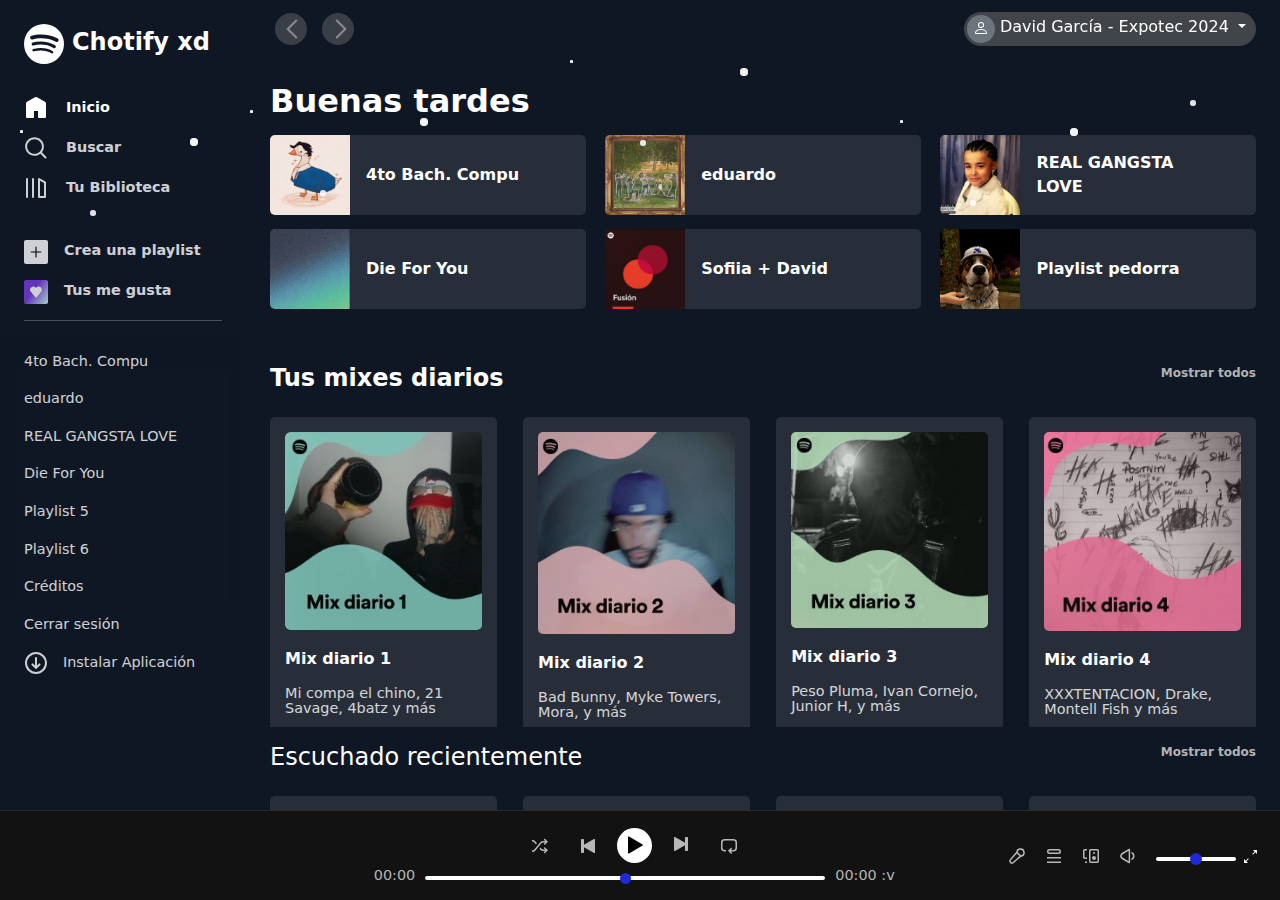
<file: index.html>
<!DOCTYPE html>
<html lang="en">

<head>

  <meta charset="UTF-8">
  <meta name="viewport" content="width=device-width">
  <title>Academia Royal - Grupo: 5 - Expotec 2024</title>
  <link rel="stylesheet" href="https://cdn.jsdelivr.net/npm/bootstrap@5.2.0-beta1/dist/css/bootstrap.min.css"
    crossorigin="anonymous">
  <link rel="stylesheet" href="./style.css">
  <link rel="icon" href="./assets/logoroyal.png">
  <script src="./dropdown.js" defer></script>

</head>


<body>

  <div class="box-of-stars1">
    <div class="stars stars-position1"></div>
    <div class="stars stars-position2"></div>
    <div class="stars stars-position3"></div>
    <div class="stars stars-position4"></div>
    <div class="stars stars-position5"></div>
    <div class="stars stars-position6"></div>
    <div class="stars stars-position7"></div>
  </div>
  <div class="box-of-stars2">
    <div class="star star-position1"></div>
    <div class="star star-position2"></div>
    <div class="star star-position3"></div>
    <div class="star star-position4"></div>
    <div class="star star-position5"></div>
    <div class="star star-position6"></div>
    <div class="star star-position7"></div>
  </div>
  <div class="box-of-stars3">
    <div class="stars stars-position1"></div>
    <div class="stars stars-position2"></div>
    <div class="stars stars-position3"></div>
    <div class="stars stars-position4"></div>
    <div class="stars stars-position5"></div>
    <div class="stars stars-position6"></div>
    <div class="stars stars-position7"></div>
  </div>
  <div class="box-of-stars4">
    <div class="stars stars-position1"></div>
    <div class="stars stars-position2"></div>
    <div class="stars stars-position3"></div>
    <div class="stars stars-position4"></div>
    <div class="stars stars-position5"></div>
    <div class="stars stars-position6"></div>
    <div class="stars stars-position7"></div>
  </div>

  <style>
    a {
      color: inherit;
      text-decoration: none;
  }
</style>

  <div id="app" class="d-flex flex-column">

    <div id="principal" class="d-flex">


      <nav id="latNav" class="w-100 pt-4 d-flex flex-column">


        <a href="#" class="d-flex px-4">
          <svg xmlns="http://www.w3.org/2000/svg" width="40" height="40" fill="currentColor" class="bi bi-spotify"
            viewBox="0 0 16 16">
            <path
              d="M8 0a8 8 0 1 0 0 16A8 8 0 0 0 8 0zm3.669 11.538a.498.498 0 0 1-.686.165c-1.879-1.147-4.243-1.407-7.028-.77a.499.499 0 0 1-.222-.973c3.048-.696 5.662-.397 7.77.892a.5.5 0 0 1 .166.686zm.979-2.178a.624.624 0 0 1-.858.205c-2.15-1.321-5.428-1.704-7.972-.932a.625.625 0 0 1-.362-1.194c2.905-.881 6.517-.454 8.986 1.063a.624.624 0 0 1 .206.858zm.084-2.268C10.154 5.56 5.9 5.419 3.438 6.166a.748.748 0 1 1-.434-1.432c2.825-.857 7.523-.692 10.492 1.07a.747.747 0 1 1-.764 1.288z" />
          </svg>
          <span class="fw-semibold ms-2" style="font-size: 1.5em;"> Chotify xd</span>
        </a>


        <ul class="nav flex-column px-2 my-4">
          <li class="nav-item">
            <a href="/" class="nav-link ativo"><svg role="img" height="24" width="24" viewBox="0 0 24 24">
                <path
                  d="M13.5 1.515a3 3 0 00-3 0L3 5.845a2 2 0 00-1 1.732V21a1 1 0 001 1h6a1 1 0 001-1v-6h4v6a1 1 0 001 1h6a1 1 0 001-1V7.577a2 2 0 00-1-1.732l-7.5-4.33z">
                </path>
              </svg> Inicio</a>
          </li>
          <li class="nav-item">
            <a href="search.html" class="nav-link"><svg role="img" height="24" width="24" viewBox="0 0 24 24">
                <path
                  d="M10.533 1.279c-5.18 0-9.407 4.14-9.407 9.279s4.226 9.279 9.407 9.279c2.234 0 4.29-.77 5.907-2.058l4.353 4.353a1 1 0 101.414-1.414l-4.344-4.344a9.157 9.157 0 002.077-5.816c0-5.14-4.226-9.28-9.407-9.28zm-7.407 9.279c0-4.006 3.302-7.28 7.407-7.28s7.407 3.274 7.407 7.28-3.302 7.279-7.407 7.279-7.407-3.273-7.407-7.28z">
                </path>
              </svg> Buscar</a>
          </li>
          <li class="nav-item">
            <a href="#" class="nav-link"><svg role="img" height="24" width="24" viewBox="0 0 24 24">
                <path
                  d="M14.5 2.134a1 1 0 011 0l6 3.464a1 1 0 01.5.866V21a1 1 0 01-1 1h-6a1 1 0 01-1-1V3a1 1 0 01.5-.866zM16 4.732V20h4V7.041l-4-2.309zM3 22a1 1 0 01-1-1V3a1 1 0 012 0v18a1 1 0 01-1 1zm6 0a1 1 0 01-1-1V3a1 1 0 012 0v18a1 1 0 01-1 1z">
                </path>
              </svg> Tu Biblioteca</a>
          </li>
        </ul>

        <div id="underList">
          <button>
            <div class="plus_bttn">
              <svg role="img" height="12" width="12" aria-hidden="true" viewBox="0 0 16 16">
                <path
                  d="M15.25 8a.75.75 0 01-.75.75H8.75v5.75a.75.75 0 01-1.5 0V8.75H1.5a.75.75 0 010-1.5h5.75V1.5a.75.75 0 011.5 0v5.75h5.75a.75.75 0 01.75.75z">
                </path>
              </svg>
            </div>
            Crea una playlist
          </button>

          <button>
            <div class="heart_bttn">
              <svg role="img" height="12" width="12" aria-hidden="true" viewBox="0 0 16 16">
                <path
                  d="M15.724 4.22A4.313 4.313 0 0012.192.814a4.269 4.269 0 00-3.622 1.13.837.837 0 01-1.14 0 4.272 4.272 0 00-6.21 5.855l5.916 7.05a1.128 1.128 0 001.727 0l5.916-7.05a4.228 4.228 0 00.945-3.577z">
                </path>
              </svg>
            </div>
            Tus me gusta
          </button>
        </div>

        <hr class="mx-4 mb-0 mt-2">

        <ul id="playlistSidebar" class="nav px-2">
          <li class="nav-item"><a href="https://open.spotify.com/playlist/2My78PmSfCmNYhbQqAvCkq" class="nav-link"><br>4to Bach. Compu</a></li>

          <li class="nav-item"><a href="https://open.spotify.com/intl-es/album/6ylPT54V3iwJY2trdxTzTX?si=rsopz7JdS7SEhgDjp4t3Og" class="nav-link">eduardo</a></li>

          <li class="nav-item"><a href="https://open.spotify.com/intl-es/track/1pymWRCuZfCd0zdiBJo0Hj" class="nav-link">REAL GANGSTA LOVE</a></li>

          <li class="nav-item"><a href="https://open.spotify.com/playlist/" class="nav-link">Die For You</a></li>

          <li class="nav-item"><a href="https://open.spotify.com/playlist/" class="nav-link">Playlist 5</a></li>

          <li class="nav-item"><a href="https://open.spotify.com/playlist/" class="nav-link">Playlist 6</a></li>

          <li class="nav-item"><a href="creditos.html" class="nav-link">Créditos</a></li>
        </ul>

        <a href="login.html" id="installApp" class="d-block px-4 py-2">
          Cerrar sesión
        </a>
        <a href="https://www.spotify.com/es/download/windows/" id="installApp" class="d-block px-4 py-2">
          <svg role="img" height="24" width="24" viewBox="0 0 24 24">
            <path
              d="M12 3a9 9 0 100 18 9 9 0 000-18zM1 12C1 5.925 5.925 1 12 1s11 4.925 11 11-4.925 11-11 11S1 18.075 1 12z">
            </path>
            <path
              d="M12 6.05a1 1 0 011 1v7.486l1.793-1.793a1 1 0 111.414 1.414L12 18.364l-4.207-4.207a1 1 0 111.414-1.414L11 14.536V7.05a1 1 0 011-1z">
            </path>
          </svg>Instalar Aplicación
        </a>
       
      </nav>

      <div id="feed" class="w-100">

  
        <nav id="topNav" class="d-flex justify-content-between align-items-center px-4 py-2">


          <div id="arrowMenu">
            <button><svg role="img" height="24" width="24" class="Svg-ytk21e-0 gFcOie IYDlXmBmmUKHveMzIPCF"
                viewBox="0 0 24 24">
                <path
                  d="M15.957 2.793a1 1 0 010 1.414L8.164 12l7.793 7.793a1 1 0 11-1.414 1.414L5.336 12l9.207-9.207a1 1 0 011.414 0z">
                </path>
              </svg></button>
            <button><svg role="img" height="24" width="24" class="Svg-ytk21e-0 gFcOie IYDlXmBmmUKHveMzIPCF"
                viewBox="0 0 24 24">
                <path
                  d="M8.043 2.793a1 1 0 000 1.414L15.836 12l-7.793 7.793a1 1 0 101.414 1.414L18.664 12 9.457 2.793a1 1 0 00-1.414 0z">
                </path>
              </svg></button>
          </div>

          <div id="btnTopNav" class="d-flex">

            <div class="dropdown ms-3" id="user_bttn">
              <button class="btn btn-secondary dropdown-toggle" type="button" id="dropdownMenuButton1"
                data-bs-toggle="dropdown" aria-expanded="false">
                <div class="imgUsuario bg-secondary">
                  <svg xmlns="http://www.w3.org/2000/svg" width="16" height="16" fill="currentColor"
                    viewBox="0 0 16 16">
                    <path
                      d="M8 8a3 3 0 1 0 0-6 3 3 0 0 0 0 6zm2-3a2 2 0 1 1-4 0 2 2 0 0 1 4 0zm4 8c0 1-1 1-1 1H3s-1 0-1-1 1-4 6-4 6 3 6 4zm-1-.004c-.001-.246-.154-.986-.832-1.664C11.516 10.68 10.289 10 8 10c-2.29 0-3.516.68-4.168 1.332-.678.678-.83 1.418-.832 1.664h10z" />
                  </svg>
                </div>
                David García - Expotec 2024              
              </button>
              <div class="dropdownMenuButton1-dropContent">
                <a href="./login.html">Cerrar Sesión</a>
              </div>
             
            </div>
          </div>
        </nav>


        <main id="main" class="p-4">

          
          <section id="feedHeader">

            <h2 class="fw-bold" id="greeting">Buenos días</h2>

            <ul id="playlistsRecentes" class="mb-5">
              <li>
                <img src="./assets/1.jpg" :alt="playlist.nome">
                <span class="fw-semibold ms-3 me-auto"><a href="https://open.spotify.com/playlist/2My78PmSfCmNYhbQqAvCkq">4to Bach. Compu</a></span>
                <button type="button" class="btn me-3"><svg role="img" height="24" width="24" viewBox="0 0 24 24">
                    <path
                      d="M7.05 3.606l13.49 7.788a.7.7 0 010 1.212L7.05 20.394A.7.7 0 016 19.788V4.212a.7.7 0 011.05-.606z">
                    </path>
                  </svg></button>
              </li>

              <li>
                <img src="./assets/2.jpg" :alt="playlist.nome">
                <span class="fw-semibold ms-3 me-auto"><a href="https://open.spotify.com/intl-es/album/6ylPT54V3iwJY2trdxTzTX?si=rsopz7JdS7SEhgDjp4t3Og">eduardo</a></span>
                <button type="button" class="btn me-3"><svg role="img" height="24" width="24" viewBox="0 0 24 24">
                    <path
                      d="M7.05 3.606l13.49 7.788a.7.7 0 010 1.212L7.05 20.394A.7.7 0 016 19.788V4.212a.7.7 0 011.05-.606z">
                    </path>
                  </svg></button>
              </li>

              <li>
                <img src="./assets/trueno.png" :alt="playlist.nome">
                <span class="fw-semibold ms-3 me-auto"><a href="https://open.spotify.com/intl-es/track/1pymWRCuZfCd0zdiBJo0Hj">REAL GANGSTA LOVE</a></span>
                <button type="button" class="btn me-3"><svg role="img" height="24" width="24" viewBox="0 0 24 24">
                    <path
                      d="M7.05 3.606l13.49 7.788a.7.7 0 010 1.212L7.05 20.394A.7.7 0 016 19.788V4.212a.7.7 0 011.05-.606z">
                    </path>
                  </svg></button>
              </li>

              <li>
                <img src="./assets/joji.png" :alt="playlist.nome">
                <span class="fw-semibold ms-3 me-auto"><a href="https://open.spotify.com/intl-es/album/2hEnymoejldpuxSdTnkard">Die For You</a></span>
                <button type="button" class="btn me-3"><svg role="img" height="24" width="24" viewBox="0 0 24 24">
                    <path
                      d="M7.05 3.606l13.49 7.788a.7.7 0 010 1.212L7.05 20.394A.7.7 0 016 19.788V4.212a.7.7 0 011.05-.606z">
                    </path>
                  </svg></button>
              </li>

              <li>
                <img src="./assets/fusion.png" :alt="playlist.nome">
                <span class="fw-semibold ms-3 me-auto">Sofiia + David</span>
                <button type="button" class="btn me-3"><svg role="img" height="24" width="24" viewBox="0 0 24 24">
                    <path
                      d="M7.05 3.606l13.49 7.788a.7.7 0 010 1.212L7.05 20.394A.7.7 0 016 19.788V4.212a.7.7 0 011.05-.606z">
                    </path>
                  </svg></button>
              </li>
              

              <li>
                <img src="./assets/siw.png" :alt="playlist.nome">
                <span class="fw-semibold ms-3 me-auto">Playlist pedorra</span>
                <button type="button" class="btn me-3"><svg role="img" height="24" width="24" viewBox="0 0 24 24">
                    <path
                      d="M7.05 3.606l13.49 7.788a.7.7 0 010 1.212L7.05 20.394A.7.7 0 016 19.788V4.212a.7.7 0 011.05-.606z">
                    </path>
                  </svg></button>
                
              </li>
              
            </ul>
          </section>

          <section class="feedPlaylist">
            <h4 class="mb-3"><a href="#"><b>Tus mixes diarios</b></a></h4>
          <a class="see-all" href="#">Mostrar todos</a>
            <br>
            <br>
            <ul class="playlists">
              <li>
                <img src="./assets/7.jpg">
                <button type="button" class="btn me-3"><svg role="img" height="24" width="24" viewBox="0 0 24 24">
                    <path
                      d="M7.05 3.606l13.49 7.788a.7.7 0 010 1.212L7.05 20.394A.7.7 0 016 19.788V4.212a.7.7 0 011.05-.606z">
                    </path>
                  </svg></button>
                <span>Mix diario 1
                </span>
                <p><br><a href="https://open.spotify.com/intl-es/artist/2DdimmphdLA00UsduU3SX4"> Mi compa el chino</a>,<a href="https://open.spotify.com/intl-es/artist/1URnnhqYAYcrqrcwql10ft"> 21 Savage</a>,<a href="https://open.spotify.com/intl-es/artist/5fi7lIgJGH3RgUpJYcffQ7"> 4batz</a> y más</p>
              </li>

              <li>
                <img src="./assets/8.png">
                <button type="button" class="btn me-3"><svg role="img" height="24" width="24" viewBox="0 0 24 24">
                    <path
                      d="M7.05 3.606l13.49 7.788a.7.7 0 010 1.212L7.05 20.394A.7.7 0 016 19.788V4.212a.7.7 0 011.05-.606z">
                    </path>
                  </svg></button>
                <span>Mix diario 2</span>
                <p><br><a href="https://open.spotify.com/intl-es/artist/4q3ewBCX7sLwd24euuV69X">Bad Bunny</a>,<a href="https://open.spotify.com/intl-es/artist/7iK8PXO48WeuP03g8YR51W"> Myke Towers</a>,<a href="https://open.spotify.com/intl-es/artist/0Q8NcsJwoCbZOHHW63su5S"> Mora</a>, y más</p>
              </li>

              <li>
                <img src="./assets/9.png">
                <button type="button" class="btn me-3"><svg role="img" height="24" width="24" viewBox="0 0 24 24">
                    <path
                      d="M7.05 3.606l13.49 7.788a.7.7 0 010 1.212L7.05 20.394A.7.7 0 016 19.788V4.212a.7.7 0 011.05-.606z">
                    </path>
                  </svg></button>
                <span>Mix diario 3</span>
                <p><br><a href="https://open.spotify.com/intl-es/artist/12GqGscKJx3aE4t07u7eVZ?si=0fe8fc10a133464d">Peso Pluma</a>,<a href="https://open.spotify.com/intl-es/artist/6PH3FLQAxtqYy46Zv08bpV?si=203828b50ace4849"> Ivan Cornejo</a>,<a href="https://open.spotify.com/intl-es/artist/7Gi6gjaWy3DxyilpF1a8Is?si=02c2607f9c38496b"> Junior H</a>, y más</p>
              </li>

              <li>
                <img src="./assets/10.png">
                <button type="button" class="btn me-3"><svg role="img" height="24" width="24" viewBox="0 0 24 24">
                    <path
                      d="M7.05 3.606l13.49 7.788a.7.7 0 010 1.212L7.05 20.394A.7.7 0 016 19.788V4.212a.7.7 0 011.05-.606z">
                    </path>
                  </svg></button>
                <span>Mix diario 4</span>
                <p><br><a href="https://open.spotify.com/intl-es/artist/15UsOTVnJzReFVN1VCnxy4?si=9600250db09e4e9a">XXXTENTACION</a>,<a href=""> Drake</a>,<a href=""> Montell Fish</a> y más</p>
              </li>

              <li>
                <img src="./assets/11.png">
                <button type="button" class="btn me-3"><svg role="img" height="24" width="24" viewBox="0 0 24 24">
                    <path
                      d="M7.05 3.606l13.49 7.788a.7.7 0 010 1.212L7.05 20.394A.7.7 0 016 19.788V4.212a.7.7 0 011.05-.606z">
                    </path>
                  </svg></button>
                <span>Mix diario 5</span>
                <p><br><a href="https://open.spotify.com/intl-es/artist/0FpJe752weMmwiyJyF8zXq">Sebastian Romero</a>,<a href="https://open.spotify.com/intl-es/artist/4yxXxMpC0bNGbc1LePew2t"> Pau Laggies</a>,<a href="https://open.spotify.com/intl-es/artist/1b7AEdUSudOQoZF5ebUxCL"> Humbe</a> y más</p>
              </li>

              <li>
                <img src="./assets/12.png">
                <button type="button" class="btn me-3"><svg role="img" height="24" width="24" viewBox="0 0 24 24">
                    <path
                      d="M7.05 3.606l13.49 7.788a.7.7 0 010 1.212L7.05 20.394A.7.7 0 016 19.788V4.212a.7.7 0 011.05-.606z">
                    </path>
                  </svg></button>
                <span>Mix diario 6</span>
                <p><br><a href="https://open.spotify.com/intl-es/artist/1VPmR4DJC1PlOtd0IADAO0">$uicideboy$</a>,<a href="https://open.spotify.com/intl-es/artist/4V8LLVI7PbaPR0K2TGSxFF"> Tyler, The Creator</a><a href="https://open.spotify.com/intl-es/artist/13ubrt8QOOCPljQ2FL1Kca"> A$AP Rocky</a> y más</p>
              </li>
            </ul>
          </section>

          <section class="feedPlaylist">
            <h4 class="mb-3"><a href="#">Escuchado recientemente</a></h4>
            <a class="see-all" href="#">Mostrar todos</a>
            <br>
            <br>
            <ul class="playlists">
              <li>
                <img src="./assets/trueno.png">
                <button type="button" class="btn me-3"><svg role="img" height="24" width="24" viewBox="0 0 24 24">
                    <path
                      d="M7.05 3.606l13.49 7.788a.7.7 0 010 1.212L7.05 20.394A.7.7 0 016 19.788V4.212a.7.7 0 011.05-.606z">
                    </path>
                  </svg></button>
                <span><a href="https://open.spotify.com/intl-es/album/3EWJoKrG9XnCjvAPzkQZ88?si=5trZStgdTFKOOEOoZXHx9A">EL ÚLTIMO BAILE</a></span>
                <p><br><a href="https://open.spotify.com/intl-es/artist/2x7PC78TmgqpEIjaGAZ0Oz?si=iO-xj_HYSXKDEbawF4co9Q">Trueno</a></p>
              </li>

              <li>
                <img src="./assets/joji.png">
                <button type="button" class="btn me-3"><svg role="img" height="24" width="24" viewBox="0 0 24 24">
                    <path
                      d="M7.05 3.606l13.49 7.788a.7.7 0 010 1.212L7.05 20.394A.7.7 0 016 19.788V4.212a.7.7 0 011.05-.606z">
                    </path>
                  </svg></button>
                <span><a href="https://open.spotify.com/intl-es/album/2hEnymoejldpuxSdTnkard">SMITHEREENS</a></span>
                <p><br><a href="https://open.spotify.com/intl-es/artist/3MZsBdqDrRTJihTHQrO6Dq">Joji</a></p>
              </li>

              <li>
                <img src="./assets/temerarios.png">
                <button type="button" class="btn me-3"><svg role="img" height="24" width="24" viewBox="0 0 24 24">
                    <path
                      d="M7.05 3.606l13.49 7.788a.7.7 0 010 1.212L7.05 20.394A.7.7 0 016 19.788V4.212a.7.7 0 011.05-.606z">
                    </path>
                  </svg></button>
                <span><a href="https://open.spotify.com/intl-es/album/0uunEJN1BK7y3yg2GncXxa?si=Yv6jB9pXRYqG_eVjCmxGaQ">Tu Última Canción</a></span>
                <p><br><a href="https://open.spotify.com/intl-es/artist/3YbOSxo85kla7RID8ugnW3?si=_j7wZsIkReWQ5kvdyRk1Yw">Los temerarios</a></p>
              </li>

              <li>
                <img src="./assets/bbyp.png">
                <button type="button" class="btn me-3"><svg role="img" height="24" width="24" viewBox="0 0 24 24">
                    <path
                      d="M7.05 3.606l13.49 7.788a.7.7 0 010 1.212L7.05 20.394A.7.7 0 016 19.788V4.212a.7.7 0 011.05-.606z">
                    </path>
                  </svg></button>
                <span><a href="https://open.spotify.com/intl-es/album/1t9Jdz9REC4rbeWX8guP63?si=aUVxX7UHRNK9UPDLZJjlww">Baby Please</a></span>
                <p><br><a href="https://open.spotify.com/intl-es/artist/6PH3FLQAxtqYy46Zv08bpV?si=NKgg-KErQUa1HhxEtS0cxg">Ivan Cornejo</a></p>
              </li>

              <li>
                <img src="./assets/ophelia.png">
                <button type="button" class="btn me-3"><svg role="img" height="24" width="24" viewBox="0 0 24 24">
                    <path
                      d="M7.05 3.606l13.49 7.788a.7.7 0 010 1.212L7.05 20.394A.7.7 0 016 19.788V4.212a.7.7 0 011.05-.606z">
                    </path>
                  </svg></button>
                <span><a href="https://open.spotify.com/intl-es/track/3d8y0t70g7hw2FOWl9Z4Fm?si=66802d9b549c4135">Cleopatra</a></span>
                <p><br><a href="https://open.spotify.com/intl-es/artist/16oZKvXb6WkQlVAjwo2Wbg">The Lumineers</a></p>
              </li>

              <li>
                <img src="./assets/running.png">
                <button type="button" class="btn me-3"><svg role="img" height="24" width="24" viewBox="0 0 24 24">
                    <path
                      d="M7.05 3.606l13.49 7.788a.7.7 0 010 1.212L7.05 20.394A.7.7 0 016 19.788V4.212a.7.7 0 011.05-.606z">
                    </path>
                  </svg></button>
                <span><a href="https://open.spotify.com/intl-es/track/1PtQJZVZIdWIYdARpZRDFO">Running Up That Hill</a></span>
                <p><br><a  href="https://open.spotify.com/intl-es/artist/1aSxMhuvixZ8h9dK9jIDwL">Kate Blush</a></p>
              </li>
            </ul>
          </section>

          <section class="feedPlaylist">
            <h4 class="mb-3"><a href="#">Novedades para ti</a></h4>
            <a class="see-all" href="#">Mostrar todos</a>
            <br>
            <br>
            <ul class="playlists">
              <li>
                <img src="./assets/hmhas.png">
                <button type="button" class="btn me-3"><svg role="img" height="24" width="24" viewBox="0 0 24 24">
                    <path
                      d="M7.05 3.606l13.49 7.788a.7.7 0 010 1.212L7.05 20.394A.7.7 0 016 19.788V4.212a.7.7 0 011.05-.606z">
                    </path>
                  </svg></button>
            <span><a href="https://open.spotify.com/intl-es/album/7Lv6VzSqIz1sAssK2JUskG">HIT ME HARD AND SOFT</a></span>
                <p><br><a href="https://open.spotify.com/intl-es/artist/6qqNVTkY8uBg9cP3Jd7DAH">Billie Ellish</a></p>
              </li>

              <li>
                <img src="./assets/SB2.png">
                <button type="button" class="btn me-3"><svg role="img" height="24" width="24" viewBox="0 0 24 24">
                    <path
                      d="M7.05 3.606l13.49 7.788a.7.7 0 010 1.212L7.05 20.394A.7.7 0 016 19.788V4.212a.7.7 0 011.05-.606z">
                    </path>
                  </svg></button>
                <span><a href="https://open.spotify.com/intl-es/album/7Lv6VzSqIz1sAssK2JUskG">$AD BOYZ 4 LIFE II</a></span>
                <p><br><a href="https://open.spotify.com/intl-es/artist/7Gi6gjaWy3DxyilpF1a8Is">Junior H</a></p>
              </li>

              <li>
                <img src="./assets/adivino.png">
                <button type="button" class="btn me-3"><svg role="img" height="24" width="24" viewBox="0 0 24 24">
                    <path
                      d="M7.05 3.606l13.49 7.788a.7.7 0 010 1.212L7.05 20.394A.7.7 0 016 19.788V4.212a.7.7 0 011.05-.606z">
                    </path>
                  </svg></button>
                <span><a href="https://open.spotify.com/intl-es/track/0LZy30mVmxqUpdQmaXKXBd">ADIVINO</a></span>
                <p><br><a href="https://open.spotify.com/intl-es/artist/7iK8PXO48WeuP03g8YR51W">Myke Towers</a>,<a href="https://open.spotify.com/intl-es/artist/4q3ewBCX7sLwd24euuV69X"> Bad Bunny</a></p>
              </li>

              <li>
                <img src="./assets/lagunas.png">
                <button type="button" class="btn me-3"><svg role="img" height="24" width="24" viewBox="0 0 24 24">
                    <path
                      d="M7.05 3.606l13.49 7.788a.7.7 0 010 1.212L7.05 20.394A.7.7 0 016 19.788V4.212a.7.7 0 011.05-.606z">
                    </path>
                  </svg></button>
                <span><a href="https://open.spotify.com/intl-es/album/1pCNxr8UOeAaWuJ67ZFsfx">lagunas</a></span>
                <p><br><a href="https://open.spotify.com/intl-es/artist/3JSSjGYcIkgsrz7892CelT">Ed Maverick</a></p>
              </li>

              <li>
                <img src="./assets/elcomienzo.png">
                <button type="button" class="btn me-3"><svg role="img" height="24" width="24" viewBox="0 0 24 24">
                    <path
                      d="M7.05 3.606l13.49 7.788a.7.7 0 010 1.212L7.05 20.394A.7.7 0 016 19.788V4.212a.7.7 0 011.05-.606z">
                    </path>
                  </svg></button>
                <span><a href="https://open.spotify.com/intl-es/album/5i9lMMUZ1QZNsLEE3j50kT">El Comienzo</a></span>
                <p><br><a href="https://open.spotify.com/intl-es/artist/6XkjpgcEsYab502Vr1bBeW">Grupo Frontera</a></p>
              </li>
          </section>

          <section class="feedPlaylist">
         <h4 class="mb-3"><a href="#">Hecho para David</a></h4>
         <a class="see-all" href="#">Mostrar todos</a>
            <br>
            <br>
            <ul class="playlists">
              <li>
                <img src="./assets/descubrimiento.png">
                <button type="button" class="btn me-3"><svg role="img" height="24" width="24" viewBox="0 0 24 24">
                    <path
                      d="M7.05 3.606l13.49 7.788a.7.7 0 010 1.212L7.05 20.394A.7.7 0 016 19.788V4.212a.7.7 0 011.05-.606z">
                    </path>
                  </svg></button>
                <span><a href="https://open.spotify.com/">Descubrimiento semanal</a></span>
                <p><br>Tu mix de música nueva elegidas para ti</p>
              </li>

              <li>
                <img src="./assets/sneakerhead.png">
                <button type="button" class="btn me-3"><svg role="img" height="24" width="24" viewBox="0 0 24 24">
                    <path
                      d="M7.05 3.606l13.49 7.788a.7.7 0 010 1.212L7.05 20.394A.7.7 0 016 19.788V4.212a.7.7 0 011.05-.606z">
                    </path>
                  </svg></button>
                <span><a href="https://open.spotify.com/playlist/37i9dQZF1DX41uhnJlpNx4?si=e2c50d3503824674">sneakerhead</a></span>
                <p><br>los tenis bien limpios y la bocina retumbando</p>
              </li>

              <li>
                <img src="./assets/exitoscentroamericanos.png">
                <button type="button" class="btn me-3"><svg role="img" height="24" width="24" viewBox="0 0 24 24">
                    <path
                      d="M7.05 3.606l13.49 7.788a.7.7 0 010 1.212L7.05 20.394A.7.7 0 016 19.788V4.212a.7.7 0 011.05-.606z">
                    </path>
                  </svg></button>
                <span><a href="https://open.spotify.com/playlist/37i9dQZF1DX1KN7YrOIxQD?si=4553c74a1aac49e0">Éxitos Centroamérica</a></span>
                <p><br>Los éxitos del momento en Centroamérica.</p>
              </li>

              <li>
                <img src="./assets/belico.png">
                <button type="button" class="btn me-3"><svg role="img" height="24" width="24" viewBox="0 0 24 24">
                    <path
                      d="M7.05 3.606l13.49 7.788a.7.7 0 010 1.212L7.05 20.394A.7.7 0 016 19.788V4.212a.7.7 0 011.05-.606z">
                    </path>
                  </svg></button>
                <span><a href="https://open.spotify.com/playlist/37i9dQZF1DXbe38sCQvUx3?si=e646a0c9a9d14653">bélico y alucín</a></span>
                <p><br>a la orden pa'l desorden</p>
              </li>

              <li>
                <img src="./assets/ansestralxd.png">
                <button type="button" class="btn me-3"><svg role="img" height="24" width="24" viewBox="0 0 24 24">
                    <path
                      d="M7.05 3.606l13.49 7.788a.7.7 0 010 1.212L7.05 20.394A.7.7 0 016 19.788V4.212a.7.7 0 011.05-.606z">
                    </path>
                  </svg></button>
                <span><a href="https://open.spotify.com/playlist/37i9dQZF1DX4XgoRkwyon9?si=1e8d122c35d8427a">solo para almas retro</a></span>
                <p><br>Eres de los clásicos, y lo sabes. Las viejitas de moda en 2024</p>
              </li>

              <li>
                <img src="./assets/papistear.png">
                <button type="button" class="btn me-3"><svg role="img" height="24" width="24" viewBox="0 0 24 24">
                    <path
                      d="M7.05 3.606l13.49 7.788a.7.7 0 010 1.212L7.05 20.394A.7.7 0 016 19.788V4.212a.7.7 0 011.05-.606z">
                    </path>
                  </svg></button>
                <span><a href="https://open.spotify.com/playlist/37i9dQZF1DXaKCgD4mJwbN?si=911f7cb237e9446e">Pa' Pistear</a></span>
                <p><br>Puras rolitas pa' destapar un bote y empinar el codo</p>
              </li>

        </main>
      </div>
    </div>

    <div id="mobiPlay">
      <button type="button" id="mobibtn"><svg role="img" height="24" width="24" viewBox="0 0 24 24">
          <path d="M7.05 3.606l13.49 7.788a.7.7 0 010 1.212L7.05 20.394A.7.7 0 016 19.788V4.212a.7.7 0 011.05-.606z">
          </path>
        </svg></button>
    </div>
    <div id="footer">
      <div id="audioBar" class="p-3 d-flex justify-content-between">

        <div id="musicaPlay"></div>

        <div id="botomIcon">
          <ul class="nav flex-row px-2 my-4">
            <li class="nav-item">
              <a href="#" class="nav-link ativo d-flex flex-column align-items-center"><svg role="img" height="20"
                  width="20" fill="white" viewBox="0 0 24 24">
                  <path
                    d="M13.5 1.515a3 3 0 00-3 0L3 5.845a2 2 0 00-1 1.732V21a1 1 0 001 1h6a1 1 0 001-1v-6h4v6a1 1 0 001 1h6a1 1 0 001-1V7.577a2 2 0 00-1-1.732l-7.5-4.33z">
                  </path>
                </svg>Inicio</a>
            </li>
            <li class="nav-item">
              <a href="#" class="nav-link d-flex flex-column align-items-center"><svg role="img" height="20" width="20"
                  fill="white" viewBox="0 0 24 24">
                  <path
                    d="M10.533 1.279c-5.18 0-9.407 4.14-9.407 9.279s4.226 9.279 9.407 9.279c2.234 0 4.29-.77 5.907-2.058l4.353 4.353a1 1 0 101.414-1.414l-4.344-4.344a9.157 9.157 0 002.077-5.816c0-5.14-4.226-9.28-9.407-9.28zm-7.407 9.279c0-4.006 3.302-7.28 7.407-7.28s7.407 3.274 7.407 7.28-3.302 7.279-7.407 7.279-7.407-3.273-7.407-7.28z">
                  </path>
                </svg>Buscar</a>
            </li>
            <li class="nav-item">
              <a href="#" class="nav-link d-flex flex-column align-items-center"><svg role="img" height="20" width="20"
                  fill="white" viewBox="0 0 24 24">
                  <path
                    d="M14.5 2.134a1 1 0 011 0l6 3.464a1 1 0 01.5.866V21a1 1 0 01-1 1h-6a1 1 0 01-1-1V3a1 1 0 01.5-.866zM16 4.732V20h4V7.041l-4-2.309zM3 22a1 1 0 01-1-1V3a1 1 0 012 0v18a1 1 0 01-1 1zm6 0a1 1 0 01-1-1V3a1 1 0 012 0v18a1 1 0 01-1 1z">
                  </path>
                </svg>Tu Biblioteca</a>
            </li>
            <li>
              <a href="#" class="nav-link d-flex flex-column align-items-center"><svg role="img" width="20" height="20"
                  fill="white" viewBox="0 3 16 10">
                  <path
                    d="M8 0a8 8 0 1 0 0 16A8 8 0 0 0 8 0zm3.669 11.538a.498.498 0 0 1-.686.165c-1.879-1.147-4.243-1.407-7.028-.77a.499.499 0 0 1-.222-.973c3.048-.696 5.662-.397 7.77.892a.5.5 0 0 1 .166.686zm.979-2.178a.624.624 0 0 1-.858.205c-2.15-1.321-5.428-1.704-7.972-.932a.625.625 0 0 1-.362-1.194c2.905-.881 6.517-.454 8.986 1.063a.624.624 0 0 1 .206.858zm.084-2.268C10.154 5.56 5.9 5.419 3.438 6.166a.748.748 0 1 1-.434-1.432c2.825-.857 7.523-.692 10.492 1.07a.747.747 0 1 1-.764 1.288z">
                  </path>
                </svg>Instalar Aplicación</a>
            </li>
          </ul>
        </div>

        <div id="caixaCentral" class="d-flex flex-column align-items-center">

          <div id="caixaSetas" class="d-flex align-items-center">
            <button type="button" class="icones aleatorio"><svg onClick="enabledisable(this)" role="img" height="16"
                width="16" viewBox="0 0 16 16">
                <path
                  d="M13.151.922a.75.75 0 10-1.06 1.06L13.109 3H11.16a3.75 3.75 0 00-2.873 1.34l-6.173 7.356A2.25 2.25 0 01.39 12.5H0V14h.391a3.75 3.75 0 002.873-1.34l6.173-7.356a2.25 2.25 0 011.724-.804h1.947l-1.017 1.018a.75.75 0 001.06 1.06L15.98 3.75 13.15.922zM.391 3.5H0V2h.391c1.109 0 2.16.49 2.873 1.34L4.89 5.277l-.979 1.167-1.796-2.14A2.25 2.25 0 00.39 3.5z">
                </path>
                <path
                  d="M7.5 10.723l.98-1.167.957 1.14a2.25 2.25 0 001.724.804h1.947l-1.017-1.018a.75.75 0 111.06-1.06l2.829 2.828-2.829 2.828a.75.75 0 11-1.06-1.06L13.109 13H11.16a3.75 3.75 0 01-2.873-1.34l-.787-.938z">
                </path>
              </svg></button>

            <button type="button" class="icones anterior"><svg role="img" height="16" width="16" viewBox="0 0 16 16">
                <path
                  d="M12.7 1a.7.7 0 00-.7.7v5.15L2.05 1.107A.7.7 0 001 1.712v12.575a.7.7 0 001.05.607L12 9.149V14.3a.7.7 0 00.7.7h1.6a.7.7 0 00.7-.7V1.7a.7.7 0 00-.7-.7h-1.6z">
                </path>
              </svg></button>

            <button type="button" class="btn playPause"><svg role="img" height="24" width="24" viewBox="0 0 24 24">
                <path
                  d="M7.05 3.606l13.49 7.788a.7.7 0 010 1.212L7.05 20.394A.7.7 0 016 19.788V4.212a.7.7 0 011.05-.606z">
                </path>
              </svg></button>

            <button type="button" class="icones proximo"><svg role="img" height="16" width="16" viewBox="0 0 16 16">
                <path
                  d="M12.7 1a.7.7 0 00-.7.7v5.15L2.05 1.107A.7.7 0 001 1.712v12.575a.7.7 0 001.05.607L12 9.149V14.3a.7.7 0 00.7.7h1.6a.7.7 0 00.7-.7V1.7a.7.7 0 00-.7-.7h-1.6z">
                </path>
              </svg></button>

            <button type="button" class="icones repetir"><svg onClick="enabledisable(this)" role="img" height="16"
                width="16" viewBox="0 0 16 16">
                <path
                  d="M0 4.75A3.75 3.75 0 013.75 1h8.5A3.75 3.75 0 0116 4.75v5a3.75 3.75 0 01-3.75 3.75H9.81l1.018 1.018a.75.75 0 11-1.06 1.06L6.939 12.75l2.829-2.828a.75.75 0 111.06 1.06L9.811 12h2.439a2.25 2.25 0 002.25-2.25v-5a2.25 2.25 0 00-2.25-2.25h-8.5A2.25 2.25 0 001.5 4.75v5A2.25 2.25 0 003.75 12H5v1.5H3.75A3.75 3.75 0 010 9.75v-5z">
                </path>
              </svg></button>
          </div>

          <div id="barraDeProgresso"><small>00:00</small><input type="range"><small>00:00 :v</small></div>
        </div>


        <div id="configAudio" class="d-flex align-items-center">
          <button type="button" class="icones legenda"><svg onClick="enabledisable(this)" role="img" height="16"
              width="16" viewBox="0 0 16 16">
              <path
                d="M13.426 2.574a2.831 2.831 0 00-4.797 1.55l3.247 3.247a2.831 2.831 0 001.55-4.797zM10.5 8.118l-2.619-2.62A63303.13 63303.13 0 004.74 9.075L2.065 12.12a1.287 1.287 0 001.816 1.816l3.06-2.688 3.56-3.129zM7.12 4.094a4.331 4.331 0 114.786 4.786l-3.974 3.493-3.06 2.689a2.787 2.787 0 01-3.933-3.933l2.676-3.045 3.505-3.99z">
              </path>
            </svg></button>
          <button type="button" class="icones lista"><svg role="img" height="16" width="16" viewBox="0 0 16 16">
              <path
                d="M15 15H1v-1.5h14V15zm0-4.5H1V9h14v1.5zm-14-7A2.5 2.5 0 013.5 1h9a2.5 2.5 0 010 5h-9A2.5 2.5 0 011 3.5zm2.5-1a1 1 0 000 2h9a1 1 0 100-2h-9z">
              </path>
            </svg></button>
          <button type="button" class="icones outrosDispositivos"><svg role="img" height="16" width="16"
              aria-label="Conectar a um dispositivo" viewBox="0 0 16 16">
              <path
                d="M6 2.75C6 1.784 6.784 1 7.75 1h6.5c.966 0 1.75.784 1.75 1.75v10.5A1.75 1.75 0 0114.25 15h-6.5A1.75 1.75 0 016 13.25V2.75zm1.75-.25a.25.25 0 00-.25.25v10.5c0 .138.112.25.25.25h6.5a.25.25 0 00.25-.25V2.75a.25.25 0 00-.25-.25h-6.5zm-6 0a.25.25 0 00-.25.25v6.5c0 .138.112.25.25.25H4V11H1.75A1.75 1.75 0 010 9.25v-6.5C0 1.784.784 1 1.75 1H4v1.5H1.75zM4 15H2v-1.5h2V15z">
              </path>
              <path d="M13 10a2 2 0 11-4 0 2 2 0 014 0zm-1-5a1 1 0 11-2 0 1 1 0 012 0z"></path>
            </svg></button>

          <div id="volume">
            <button type="button" class="icones outrosDispositivos"><svg role="presentation" height="16" width="16"
                aria-label="Volume médio" id="volume-icon" viewBox="0 0 16 16">
                <path
                  d="M9.741.85a.75.75 0 01.375.65v13a.75.75 0 01-1.125.65l-6.925-4a3.642 3.642 0 01-1.33-4.967 3.639 3.639 0 011.33-1.332l6.925-4a.75.75 0 01.75 0zm-6.924 5.3a2.139 2.139 0 000 3.7l5.8 3.35V2.8l-5.8 3.35zm8.683 6.087a4.502 4.502 0 000-8.474v1.65a2.999 2.999 0 010 5.175v1.649z">
                </path>
              </svg></button>
            <input type="range">
          </div>
          <button class="w-8 h-8" id="full-screen">
              <svg
                viewBox="0 0 16 16"
                width="16"
                height="16"
                xmlns="http://www.w3.org/2000/svg"
              >
                <path
                  d="M6.064 10.229l-2.418 2.418L2 11v4h4l-1.647-1.646 2.418-2.418-.707-.707 zM11 2l1.647 1.647-2.418 2.418.707.707 2.418-2.418L15 6V2h-4z"
                  fill="white"
                ></path>
              </svg>
            </button>
        </div>
      </div>
    </div>
  </div>

  <script src="script.js"></script>
</body>


</html>
</file>
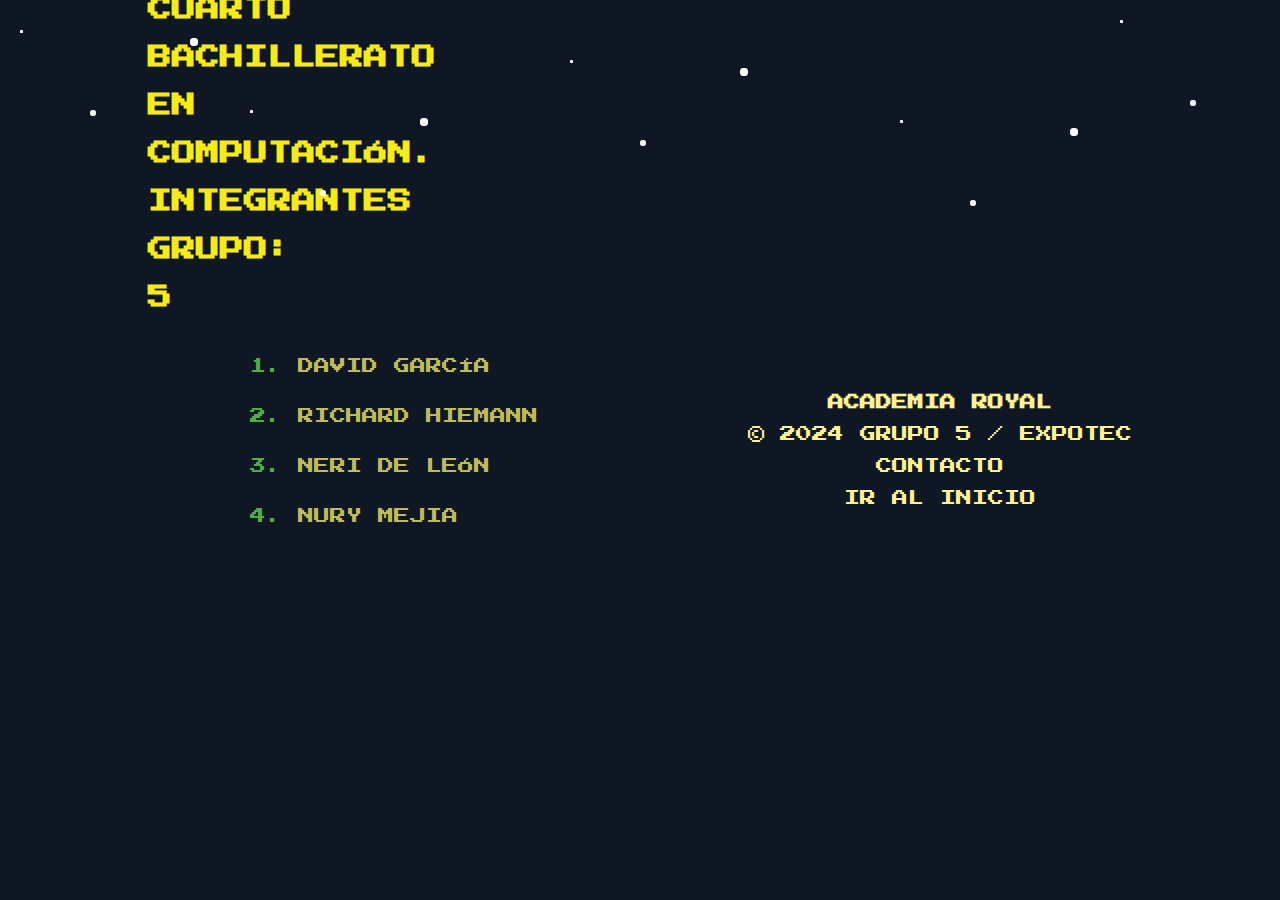
<file: creditos.html>
<!DOCTYPE html>
<html lang="es">
  <head>
    <meta charset="utf-8" />
    <meta name="viewport" content="width=device-width, initial-scale=1, shrink-to-fit=no" />
    <link rel="ICON" href="imgs/logoroyal.png"/>
    <link
      rel="stylesheet"
      href="https://cdn.jsdelivr.net/npm/bootstrap@4.6.2/dist/css/bootstrap.min.css"
      integrity="sha384-xOolHFLEh07PJGoPkLv1IbcEPTNtaed2xpHsD9ESMhqIYd0nLMwNLD69Npy4HI+N"
      crossorigin="anonymous"
    />
    <link rel="stylesheet" href="./creditos.css" />
    <style>
      .centered-text {
        text-align: center;
      }
    </style>
    <title>Academia Royal - Grupo: 5 - Expotec 2024</title>
  </head>
  <body>

    <div class="box-of-star1">
      <div class="star star-position1"></div>
      <div class="star star-position2"></div>
      <div class="star star-position3"></div>
      <div class="star star-position4"></div>
      <div class="star star-position5"></div>
      <div class="star star-position6"></div>
      <div class="star star-position7"></div>
    </div>
    <div class="box-of-star2">
      <div class="star star-position1"></div>
      <div class="star star-position2"></div>
      <div class="star star-position3"></div>
      <div class="star star-position4"></div>
      <div class="star star-position5"></div>
      <div class="star star-position6"></div>
      <div class="star star-position7"></div>
    </div>
    <div class="box-of-star3">
      <div class="star star-position1"></div>
      <div class="star star-position2"></div>
      <div class="star star-position3"></div>
      <div class="star star-position4"></div>
      <div class="star star-position5"></div>
      <div class="star star-position6"></div>
      <div class="star star-position7"></div>
    </div>
    <div class="box-of-star4">
      <div class="star star-position1"></div>
      <div class="star star-position2"></div>
      <div class="star star-position3"></div>
      <div class="star star-position4"></div>
      <div class="star star-position5"></div>
      <div class="star star-position6"></div>
      <div class="star star-position7"></div>
    </div>  

  
    <h2 class="title">Cuarto Bachillerato en Computación. Integrantes Grupo: 5</h2>

    <ol>
      <li><a class="arrow"></i>David García</a></li>
      <li><a class="arrow"></i>Richard Hiemann</a></li>
      <li><a class="arrow"></i>Neri de León</a></li>
      <li><a class="arrow"></i>Nury Mejia</a></li>      
    </ol>

    <div class="contener2">
      <div class="container">
        <div class="row">
            <div class="col-12 centered-text">
              <a  href="https://www.facebook.com/AcademiaRoyal"
                ><p class="principal"><strong>Academia Royal</strong></p></a
              >
            <a href="https://github.com/ducivv"
                ><p class="principal">© 2024 Grupo 5 / Expotec</p></a
              >
              <div class="col-12 centered-text">
                <a href="https://linktr.ee/dxuicv"
                  ><p class="principal">Contacto</p></a
                >
              </div>

              <div class="col-12 centered-text">
                <a href="index.html"
                  ><p class="principal">Ir al Inicio</p></a
                >

            </div>
        </div>
      </div>
    </div>
  </body>
</html>
</file>
<file: style.css>
@keyframes snows {
  0% {
    opacity: 0;
    transform: translateY(0px);
  }
  20% {
    opacity: 1;
  }
  100% {
    opacity: 1;
    transform: translateY(650px);
  }
}

.box-of-stars1,
.box-of-stars2,
.box-of-stars3,
.box-of-stars4 {
  width: 100%;
  position: absolute;
  z-index: 10;
  left: 0;
  top: 0;
  transform: translateY(0px);
  height: 10px;
}

.box-of-star1 {
  animation: snow 5s linear infinite;
}

.box-of-star2 {
  animation: snow 5s -1.64s linear infinite;
}

.box-of-star3 {
  animation: snow 5s -2.3s linear infinite;
}

.box-of-star4 {
  animation: snow 5s -3.3s linear infinite;
}

.stars {
  width: 3px;
  height: 3px;
  border-radius: 50%;
  background-color: #fff;
  position: absolute;
  z-index: 10;
  opacity: 0.7;
}

.stars:before {
  content: "";
  width: 6px;
  height: 6px;
  border-radius: 50%;
  background-color: #fff;
  position: absolute;
  z-index: 10;
  top: 80px;
  left: 70px;
  opacity: 0.7;
}

.stars:after {
  content: "";
  width: 8px;
  height: 8px;
  border-radius: 50%;
  background-color: #fff;
  position: absolute;
  z-index: 10;
  top: 8px;
  left: 170px;
  opacity: 0.9;
}

.stars-position1 {
  top: 130px;
  left: 20px;
}

.stars-position2 {
  top: 110px;
  left: 250px;
}

.stars-position3 {
  top: 60px;
  left: 570px;
}

.stars-position4 {
  top: 120px;
  left: 900px;
}

.stars-position5 {
  top: 20px;
  left: 1120px;
}

.stars-position6 {
  top: 90px;
  left: 1280px;
}

.stars-position7 {
  top: 30px;
  left: 1480px;
}

* {
  box-sizing: border-box;
}

::-webkit-scrollbar {
  width: 14px;
}

::-webkit-scrollbar-track {
  background: hsl(217, 40%, 10%);
}

::-webkit-scrollbar-thumb {
  background: hsl(217, 40%, 10%);
}

::-webkit-scrollbar-thumb:hover {
  background: hsl(217, 40%, 10%);
}

html,
body,
#app,
#principal {
  width: 100%;
  height: 100%;
  overflow-y: hidden;
}

#app {
  min-width: 767px;
  overflow-x: auto;
}

#principal {
  background-color: hsl(217, 40%, 10%);
  transition: background-color 1s ease;
  color: #fff;
}

#principal #latNav {
  max-width: 246px;
  background-color: hsl(217, 40%, 10%);
}

#principal #latNav a {
  text-decoration: none;
  color: #fff;
}

#principal #latNav .nav .nav-item .nav-link {
  color: #fff;
  fill: #fff;
  font-size: 0.9em;
  font-weight: bold;
  opacity: 0.8;
  transition: opacity 0.3s ease;
}

#principal #latNav .nav .nav-item .nav-link svg {
  margin-right: 13px;
}

#principal #latNav .nav .nav-item .nav-link.ativo,
#principal #latNav .nav .nav-item .nav-link:hover {
  opacity: 1;
}

#principal #latNav #underList button {
  background-color: rgba(0, 0, 0, 0);
  border: 0;
  display: flex;
  color: #fff;
  opacity: 0.8;
  transition: opacity 0.3s ease;
  padding: 8px 24px;
  width: 100%;
  font-size: 0.9em;
  font-weight: bold;
}

#principal #latNav #underList button .plus_bttn,
#principal #latNav #underList button .heart_bttn {
  width: 24px;
  height: 24px;
  margin-right: 16px;
  border-radius: 2px;
  display: flex;
  align-items: center;
  justify-content: center;
}

#principal #latNav #underList button .plus_bttn {
  background-color: #fff;
}

#principal #latNav #underList button .heart_bttn {
  background: linear-gradient(125deg, #773de3 41%, #cffff1 100%);
  fill: #fff;
}

#principal #latNav #underList button:hover {
  opacity: 1;
}

#principal #latNav #playlistSidebar {
  width: 100%;
  overflow-y: auto;
  box-shadow: inset 0 30px 15px hsl(217, 40%, 10%);
}

#principal #latNav #playlistSidebar li {
  width: 100%;
  list-style-type: none;
}

#principal #latNav #playlistSidebar li a {
  font-size: 0.9em;
  font-weight: 500;
}

#principal #latNav #installApp {
  fill: #fff;
  font-size: 0.9em;
  font-weight: 500;
  opacity: 0.8;
  transition: opacity 0.3s;
}

#principal #latNav #installApp svg {
  margin-right: 15px;
}

#principal #latNav #installApp:hover {
  opacity: 1;
}

#principal #feed {
  background: linear-gradient(
    180deg,
    rgba(0, 0, 0, 0) 0%,
    #0f1724 50%,
    #0f1724 100%
  );
  overflow-y: auto;
}

#principal #feed #topNav {
  transition: background-color 0.3s ease;
  position: sticky;
  top: 0;
  z-index: 999;
}

#principal #feed #topNav #arrowMenu button {
  border: none;
  margin: 5px;
  width: 32px;
  height: 32px;
  border-radius: 16px;
  background-color: rgba(146, 144, 144, 0.671);
  fill: #fff;
  opacity: 0.5;
}

#principal #feed #topNav #btnTopNav button#upgrade {
  background-color: rgba(10, 10, 10, 0.1);
  color: #fff;
  padding: 2px 10px;
  margin: 1px;
  border-radius: 20px;
  border: 1px solid #fff;
  opacity: 0.8;
  font-weight: 500;
  font-size: 0.9em;
}

#principal #feed #topNav #btnTopNav button#upgrade:hover {
  background-color: #0a0a0a;
  padding: 2px 11px;
}

#principal #feed #topNav #btnTopNav #user_bttn button {
  background-color: rgba(99, 99, 99, 0.594);
  border: none;
  border-radius: 50px;
  padding: 3px;
  padding-right: 10px;
}

#principal #feed #topNav #btnTopNav #user_bttn button .imgUsuario {
  border-radius: 14px;
  display: inline-block;
  width: 28px;
  height: 28px;
}

#principal #feed #topNav #btnTopNav #user_bttn button:focus {
  box-shadow: 0 0 0 0;
  border: 0 none;
  outline: 0;
}

#principal #feed #main {
  background: linear-gradient(
    180deg,
    rgba(0, 0, 0, 0) 0%,
    #0f1724 50%,
    #121212 100%
  );
}

#principal #feed #main #feedHeader {
  max-width: 1920px;
}

#principal #feed #main #feedHeader #playlistsRecentes {
  display: flex;
  justify-content: space-between;
  flex-wrap: wrap;
  padding: 0;
}

#principal #feed #main #feedHeader #playlistsRecentes li {
  list-style-type: none;
  width: 32%;
  border-radius: 5px;
  margin: 7px 0;
  cursor: pointer;
  transition: background-color 0.3s ease;
  background-color: rgba(255, 255, 255, 0.1);
  display: flex;
  align-items: center;
}

#principal #feed #main #feedHeader #playlistsRecentes li:hover {
  background-color: rgba(255, 255, 255, 0.3);
}

#principal #feed #main #feedHeader #playlistsRecentes li:hover button.btn {
  opacity: 1;
  cursor: default;
}

#principal #feed #main #feedHeader #playlistsRecentes li img {
  width: 80px;
  height: 80px;
  border-radius: 5px 0 0 5px;
}

#principal #feed #main #feedHeader #playlistsRecentes li button.btn {
  width: 48px;
  height: 48px;
  border-radius: 24px;
  background-color: #1e2ad7a4;
  transition: opacity 0.3s ease;
  opacity: 0;
  box-shadow: 0px 15px 40px 0px rgba(0, 0, 0, 0.9);
  transition: all ease-in-out 0.2s;
}

#principal #feed #main #feedHeader #playlistsRecentes li button.btn:hover {
  padding: 1px;
  border: 0;
  transform: scale(1.05);
}

#botomIcon {
  display: none !important;
}

@media only screen and (max-width: 1186px) {
  #principal #feed #main #feedHeader #playlistsRecentes li {
    width: 49%;
  }

  #principal #feed #main #feedHeader #playlistsRecentes li img {
    width: 64px;
    height: 64px;
  }
}

#principal #feed #main .feedPlaylist {
  max-width: 1920px;
}

#principal #feed #main .feedPlaylist h4 {
  display: inline;
}
#principal #feed #main .feedPlaylist h4 > a {
  text-decoration: none;
  color: #fff;
}

#principal #feed #main .feedPlaylist h4 > a:hover {
  text-decoration: underline;
}
#principal #feed #main .feedPlaylist .see-all {
  text-decoration: none;
  color: #b3b3b3;
  float: right;
  font-size: 9pt;
  font-weight: bold;
}

#principal #feed #main .feedPlaylist .see-all:hover {
  text-decoration: underline;
}

#principal #feed #main .feedPlaylist .playlists {
  display: flex;
  flex-wrap: wrap;
  padding: 0;
  justify-content: space-between;
  overflow-y: hidden;
  height: 380px;
}

#principal #feed #main .feedPlaylist .playlists li {
  width: 15%;
  list-style-type: none;
  background-color: rgba(255, 255, 255, 0.1);
  padding: 15px 15px 0 15px;
  border-radius: 5px;
  cursor: pointer;
  transition: background-color 0.3s;
  position: relative;
  margin-bottom: 100px;
}

#principal #feed #main .feedPlaylist .playlists li img {
  width: 100%;
  border-radius: 5px;
  margin-bottom: 17px;
}

#principal #feed #main .feedPlaylist .playlists li span {
  font-weight: 700;
}

#principal #feed #main .feedPlaylist .playlists li p {
  font-size: 0.9em;
  line-height: 15px;
  opacity: 0.8;
}

#principal #feed #main .feedPlaylist .playlists li button.btn {
  width: 48px;
  height: 48px;
  border-radius: 24px;
  background-color: #1e2ad7;
  transition: all 0.3s ease;
  opacity: 0;
  position: absolute;
  right: 8px;
  bottom: 80px;
  cursor: default;
  transition: all ease-in-out 0.2s;
  box-shadow: 0px 15px 40px 0px rgba(0, 0, 0, 0.9);
}

#principal #feed #main .feedPlaylist .playlists li button.btn:hover {
  padding: 1px;
  border: 0;
  transform: scale(1.05);
}

#principal #feed #main .feedPlaylist .playlists li:hover {
  background-color: rgba(255, 255, 255, 0.2);
}

#principal #feed #main .feedPlaylist .playlists li:hover button.btn {
  bottom: 95px;
  opacity: 1;
}

@media only screen and (max-width: 2130px) {
  #principal #feed #main .feedPlaylist .playlists {
    height: 360px;
  }
}

@media only screen and (max-width: 1920px) {
  #principal #feed #main .feedPlaylist .playlists {
    height: 320px;
  }
}

@media only screen and (max-width: 1730px) {
  #principal #feed #main .feedPlaylist .playlists {
    height: 300px;
  }
}

@media only screen and (max-width: 1512px) {
  #principal #feed #main .feedPlaylist .playlists {
    height: 295px;
  }

  #principal #feed #main .feedPlaylist .playlists li {
    width: 18%;
  }
}

@media only screen and (max-width: 1324px) {
  #principal #feed #main .feedPlaylist .playlists {
    height: 310px;
  }

  #principal #feed #main .feedPlaylist .playlists li {
    width: 23%;
  }
}

@media only screen and (max-width: 996px) {
  #principal #feed #main .feedPlaylist .playlists {
    height: 295px;
  }

  #principal #feed #main .feedPlaylist .playlists li {
    width: 32%;
  }
}

@media only screen and (max-width: 796px) {
  #principal #feed #main .feedPlaylist .playlists {
    height: 310px;
  }

  #principal #feed #main .feedPlaylist .playlists li {
    width: 48%;
  }
}

@media only screen and (max-width: 770px) {
  #latNav {
    display: none !important;
  }

  #configAudio {
    display: none !important;
  }

  #caixaCentral {
    display: none !important;
  }

  #principal #feed #main .feedPlaylist .playlists {
    height: 310px;
  }

  #principal #feed #main .feedPlaylist .playlists li {
    width: 23%;
  }

  #audioBar #musicaPlay {
    display: none !important;
  }

  #audioBar {
    height: 70px !important;
    width: 100vw !important;
    display: flex;
    align-items: center;
    justify-content: center !important;
  }

  #botomIcon {
    display: unset !important;
  }

  #botomIcon a {
    color: white;
    font-size: 12px;
  }

  #botomIcon a svg {
    margin: 10px;
  }

  #arrowMenu {
    visibility: hidden;
  }

  #app {
    min-width: 100vw;
  }

  #mobiPlay {
    height: 63px;
    width: 95%;
    margin-top: 78vh;
    margin-left: 2.5%;
    position: absolute;
    opacity: 95%;
    border-radius: 15px;
    background-color: #000000e4;
    display: flex !important;
    align-items: center;
    padding: 0 5vw;
    justify-content: end;
  }

  #mobibtn {
    width: 35px;
    height: 35px;
    border-radius: 50%;
    border-color: white;
    background-color: #fff;
    display: flex;
    justify-content: center;
    align-items: center;
  }
}

@media only screen and (max-width: 520px) {
  #principal #feed #main .feedPlaylist .playlists {
    height: 310px;
  }

  #principal #feed #main .feedPlaylist .playlists li {
    width: 48%;
  }
}

@media only screen and (max-width: 430px) {
  #principal #feed #main .feedPlaylist .playlists {
    height: 210px;
  }

  #principal #feed #main .feedPlaylist .playlists li {
    width: 48%;
  }

  #main #feedHeader #playlistsRecentes li {
    width: 100% !important;
  }

  #main #feedHeader #playlistsRecentes {
    height: 240px;
    overflow: hidden;
  }

  #principal #feed #main .feedPlaylist .playlists li p {
    display: none;
  }

  #principal #feed #main .feedPlaylist .playlists li {
    padding-bottom: 15px;
    margin-bottom: 50px;
  }
}

@media only screen and (max-width: 370px) {
  #botomIcon a {
    font-size: 10px;
    margin: -9px;
    padding: 18px;
  }
  #principal #feed #main .feedPlaylist .playlists li {
    margin-bottom: 100px;
  }
}

@media only screen and (max-width: 300px) {
  #botomIcon a {
    font-size: 8px;
    margin: -14px;
    padding: 18px;
  }
}

#mobiPlay {
  display: none;
}

#audioBar {
  width: 100%;
  height: 90px;
  background-color: #121212;
  border-top: 1px solid rgba(255, 255, 255, 0.1);
}

#audioBar #musicaPlay {
  width: 20%;
}

#audioBar button.icones {
  background-color: rgba(204, 4, 4, 0);
  fill: #fff;
  border: none;
  opacity: 0.7;
}

#audioBar button.icones:hover {
  opacity: 1;
}

#audioBar button.icones.aleatorio {
  margin: 5px 15px 5px 5px;
}

#audioBar button.icones.proximo {
  margin: 5px 5px 5px 15px;
}

#audioBar button.icones.proximo svg {
  margin-bottom: 4px;
}

#audioBar button.icones.anterior {
  transform: rotate(180deg);
  margin: 5px 15px 5px 5px;
}

#audioBar button.icones.anterior svg {
  margin-bottom: 4px;
}

#audioBar button.icones.repetir {
  margin: 5px 5px 5px 15px;
}

#audioBar button.icones.legenda,
#audioBar button.icones.lista,
#audioBar button.icones.outrosDispositivos {
  padding-right: 15px;
}

#audioBar #caixaCentral #caixaSetas button.playPause {
  width: 35px;
  height: 35px;
  border-radius: 24px;
  background-color: #fff;
  display: flex;
  justify-content: center;
  align-items: center;
  padding: 0;
}

#audioBar #caixaCentral #caixaSetas button.playPause:hover {
  padding: 2px;
}

#audioBar #caixaCentral #barraDeProgresso small {
  color: rgba(255, 255, 255, 0.7);
  font-size: 0.9em;
  margin: 10px;
}

#audioBar #caixaCentral #barraDeProgresso input[type="range"] {
  width: 25rem;
}

#audioBar #configAudio #volume input[type="range"] {
  width: 5rem;
}

#audioBar input[type="range"] {
  -webkit-appearance: none;
  appearance: none;
  background: transparent;
  cursor: pointer;
  width: 5rem;
}

#audioBar input[type="range"]:focus {
  outline: none;
}

#audioBar input[type="range"]::-webkit-slider-runnable-track {
  background-color: #ffffff;
  border-radius: 0.5rem;
  height: 0.25rem;
}

#audioBar input[type="range"]::-webkit-slider-thumb {
  -webkit-appearance: none;
  appearance: none;
  margin-top: -3.2px;
  background-color: #1e2ad7;
  border-radius: 0.5rem;
  height: 0.7rem;
  width: 0.7rem;
}

#audioBar input[type="range"]:focus::-webkit-slider-thumb {
  outline: 3px solid #1e2ad7;
  outline-offset: 0.125rem;
}

#audioBar input[type="range"]::-moz-range-track {
  background-color: #ffffff;
  border-radius: 0.5rem;
  height: 0.25rem;
}

#audioBar input[type="range"]::-moz-range-thumb {
  background-color: #1e2ad7;
  border: none;
  border-radius: 0.5rem;
  height: 0.7rem;
  width: 0.7rem;
}

#audioBar input[type="range"]:focus::-moz-range-thumb {
  outline: 3px solid #1e2ad7;
  outline-offset: 0.125rem;
}

#full-screen {
  background-color: #121212;
  border: none;
}

@media only screen and (max-width: 1060px) {
  #audioBar button.icones svg {
    width: 15px;
    height: 15px;
  }

  #audioBar button.icones.legenda,
  #audioBar button.icones.lista,
  #audioBar button.icones.outrosDispositivos {
    padding-right: 8px;
  }

  #audioBar #caixaCentral #caixaSetas button.playPause {
    width: 30px;
    height: 30px;
    padding: 0;
  }

  #audioBar #caixaCentral #caixaSetas button.playPause svg {
    width: 18px;
    height: 18px;
  }

  #audioBar #caixaCentral #barraDeProgresso small {
    font-size: 0.8em;
  }

  #audioBar #caixaCentral #barraDeProgresso input[type="range"] {
    width: 15rem;
  }
}

.dropdownMenuButton1-dropContent {
  display: none;
  padding: 10px;
  padding-left: 15px;
  background-color: rgba(10, 10, 10, 0.4);
  margin-top: 10px;
  border-radius: 5px;
  width: 254px;
  align-self: flex-end;
  position: absolute;
  top: 30px;
}

.show {
  display: block;
}

.dropdownMenuButton1-dropContent > a {
  text-decoration: none;
  color: white;
}
#user_bttn {
  display: flex;
  flex-direction: column;
}
</file>
<file: creditos.css>
@import "https://fonts.googleapis.com/css?family=Press%20Start%202P";

* {
  margin: 0;
  padding: 0;
}

html,
body {
  display: flex;
  justify-content: center;
  align-items: center;
  font-family: "Press Start 2P";
  font-size: 1rem;
  line-height: 2;
  height: 100%;
  background-color: hsl(217, 40%, 10%);
  text-transform: uppercase;
}

a {
  text-decoration: none;
  color: #fff090;
}

li {
  color: #4faf44;
}

.arrow i {
  display: none;
}

.arrow {
  width: 450px;
  height: 50px;
  position: absolute;
  position: relative;
  display: block;
  color: #c0bb5a;
}


.title {
  display: none;
  width: 150px;
  height: 430px;
  top: -250px;
  position: absolute;
  position: relative;
  display: block;
  color: #f6eb14;
}

@keyframes snow {
  0% {
    opacity: 0;
    transform: translateY(0px);
  }
  20% {
    opacity: 1;
  }
  100% {
    opacity: 1;
    transform: translateY(650px);
  }
}

.box-of-star1,
.box-of-star2,
.box-of-star3,
.box-of-star4 {
  width: 100%;
  position: absolute;
  z-index: 10;
  left: 0;
  top: 0;
  transform: translateY(0px);
  height: 10px;
}

.box-of-star1 {
  animation: snow 5s linear infinite;
}

.box-of-star2 {
  animation: snow 5s -1.64s linear infinite;
}

.box-of-star3 {
  animation: snow 5s -2.3s linear infinite;
}

.box-of-star4 {
  animation: snow 5s -3.3s linear infinite;
}

.star {
  width: 3px;
  height: 3px;
  border-radius: 50%;
  background-color: #fff;
  position: absolute;
  z-index: 10;
  opacity: 0.7;
}

.star:before {
  content: "";
  width: 6px;
  height: 6px;
  border-radius: 50%;
  background-color: #fff;
  position: absolute;
  z-index: 10;
  top: 80px;
  left: 70px;
  opacity: 0.7;
}

.star:after {
  content: "";
  width: 8px;
  height: 8px;
  border-radius: 50%;
  background-color: #fff;
  position: absolute;
  z-index: 10;
  top: 8px;
  left: 170px;
  opacity: 0.9;
}

.star-position1 {
  top: 30px;
  left: 20px;
}

.star-position2 {
  top: 110px;
  left: 250px;
}

.star-position3 {
  top: 60px;
  left: 570px;
}

.star-position4 {
  top: 120px;
  left: 900px;
}

.star-position5 {
  top: 20px;
  left: 1120px;
}

.star-position6 {
  top: 90px;
  left: 1280px;
}

.star-position7 {
  top: 30px;
  left: 1480px;
}
</file>
